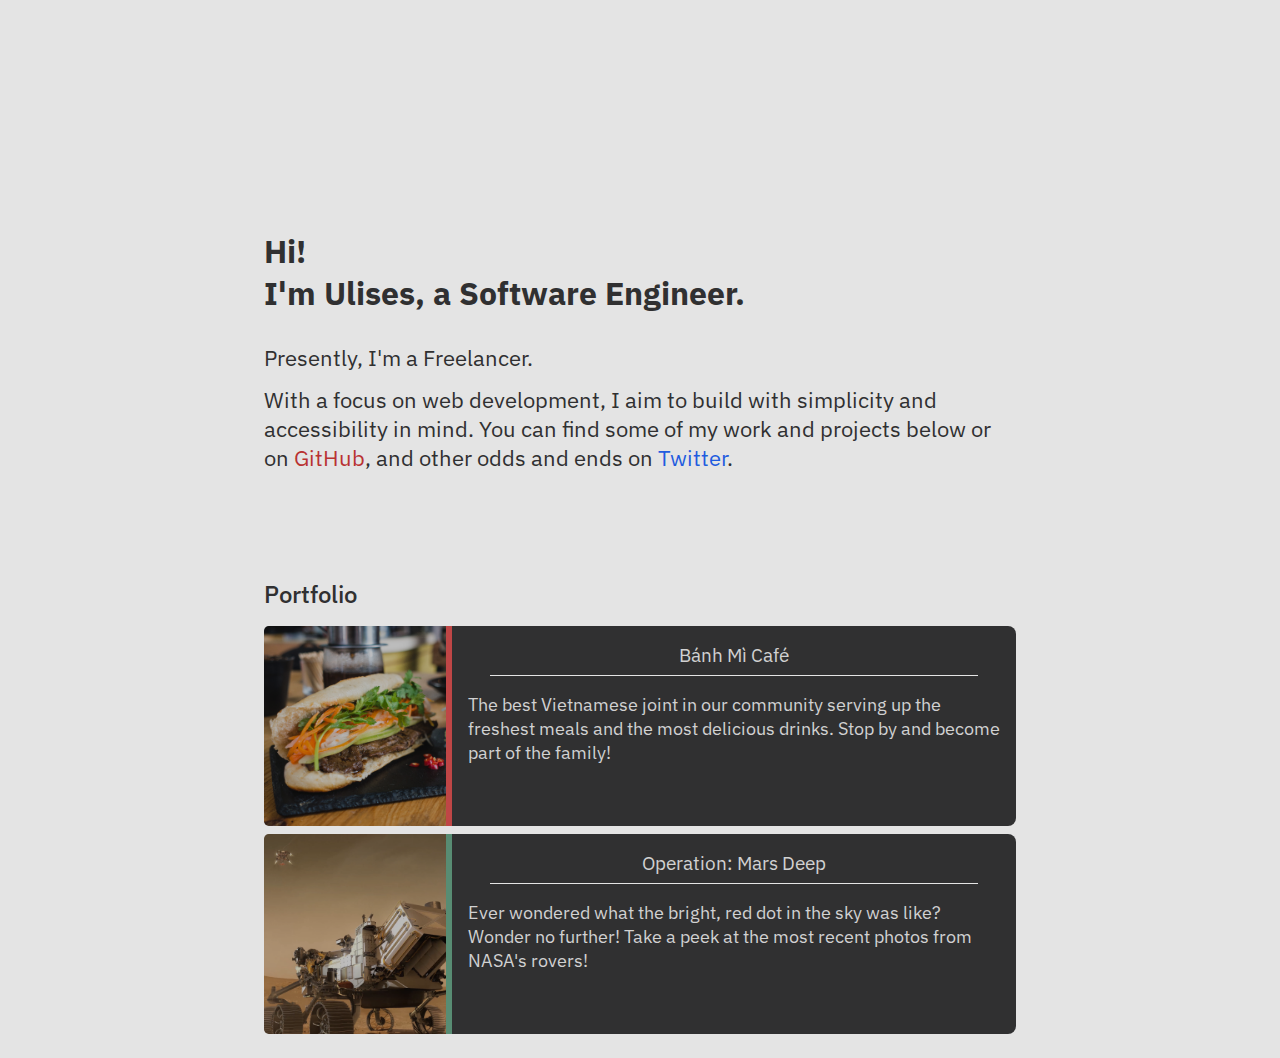
<file: index.html>
<!DOCTYPE html>
<html lang="en">
<head>
    <meta charset="UTF-8">
    <meta name="viewport" content="width=device-width, initial-scale=1.0">
    <meta name="description" content="A software engineer looking to contribute to a global product.">
    <link rel="apple-touch-icon" sizes="180x180" href="/apple-touch-icon.png">
    <link rel="icon" type="image/png" sizes="32x32" href="/favicon-32x32.png">
    <link rel="icon" type="image/png" sizes="16x16" href="/favicon-16x16.png">
    <link rel="manifest" href="/site.webmanifest">
    <link rel="stylesheet" href="css/reset.css">
    <link rel="preconnect" href="https://fonts.googleapis.com">
    <link rel="preconnect" href="https://fonts.gstatic.com" crossorigin>
    <link rel="stylesheet" href="https://fonts.googleapis.com/css2?family=IBM+Plex+Sans:wght@400;500;700&display=swap">
    <link rel="stylesheet" href="css/style.css">
    <title>Welcome!</title>
</head>
<body>
    <header></header>
    <main>
        <section class="profile">
            <h1>
                Hi! &NewLine; I'm Ulises, a Software Engineer.
            </h1>
            <p class="intro">
                Presently, I'm a Freelancer.
            </p>
            <p class="intro">
                With a focus on web development, I aim to build with simplicity and accessibility in mind. You can find some of my work and projects below or on <a href="https://github.com/ohmy0pia" class="gitHub" target="_blank" rel="noopener noreferrer">GitHub</a>, and other odds and ends on <a href="https://twitter.com/ohmy0pia" class="twitter" target="_blank" rel="noopener noreferrer">Twitter</a>.
            </p>
            <span class="contact"></span>
        </section>
        <section class="portfolio">
            <h2>
                Portfolio
            </h2>
            <section class="workList">
                <a href="https://banh-mi-cafe.netlify.app/" class="links" target="_blank" rel="noopener noreferrer">
                <section class="workItems" id="banhMi">
                    <div class="workImage"></div>
                    <h3>Bánh Mì Café</h3>
                    <p>
                        The best Vietnamese joint in our community serving up the freshest meals and the most delicious drinks. Stop by and become part of the family!
                    </p>
                </section>
                </a>
                <a href="https://mars-deep.netlify.app/" class="links" target="_blank" rel="noopener noreferrer">
                <section class="workItems" id="marsDeep">
                    <div class="workImage"></div>
                    <h3>Operation: Mars Deep</h3>
                    <p>
                        Ever wondered what the bright, red dot in the sky was like? Wonder no further! Take a peek at the most recent photos from NASA's rovers!
                    </p>
                </section>
                </a>
            </section>
        </section>
    </main>
    <footer class="credits">

    </footer>
    <script src="js/main.js"></script>
</body>
</html>
</file>
<file: css/style.css>
/* Box model */
* {
    box-sizing: border-box;
}


/*********************/
/* Base styles */
/*********************/

body {
    font: 62.5% 'IBM Plex Sans', sans-serif;
    color: #303031;
    background: #e4e4e4;
}

main {
    margin: 20vh auto 0 auto;
}

h1 {
    font-size: 2rem;
    font-weight: 700;
    padding-bottom: 1rem;
    white-space: pre-line;
}

h2 {
    font-size: 1.5rem;
    font-weight: 500;
}

h3 {
    width: 70%;
    margin: 0 auto;
    font-size: 1.2rem;
    text-align: center;
    padding-top: 1rem;
    padding-bottom: .5rem;
    border-bottom: 1px solid #e4e4e4;
}
p {
    font-size: 1.4rem;
    font-weight: 400;
}


/*********************/
/* Additional styles */
/*********************/

.profile, 
.portfolio, 
.credits {
    max-width: 768px;
    margin: 0 auto;
    padding: .5rem;
}

.intro {
    padding-top: .8rem;
}

a.gitHub, 
a.twitter {
    text-decoration: none;
}

a.gitHub {
    color: rgb(185, 50, 50);
}

a.twitter {
    color: #1f5cdf;
}

a.links {
    color: inherit;
    text-decoration: none;
}

.portfolio{
    margin-top: 10vh;
}

.portfolio > h2 {
    margin-bottom: 1rem;
}

.workList {
    display: flex;
    flex-flow: column wrap;
    gap: .5rem;
}

.workItems {
    color: rgb(209, 209, 209);
    background: #303031;
    border-radius: .5rem;
    height: 200px;
    display: flex;
    flex-flow: column nowrap;
}

.workImage {
    display: none;
}

.workItems > p {
    font-size: 1.15rem;
    padding: 1rem;
}

#banhMi {
    border-left: .3rem solid #FF5D5D;
}

#marsDeep {
    border-left: .3rem solid #76BA99;
}

@media (min-width: 678px){
    h3 {
        width: 65%;
    }
    .workList {
        flex-flow: column nowrap;
    }
    .workItems {
        flex-wrap: wrap;
        transition: all .2s ease-in-out;
    }
    .workImage {
        display: block;
        background-size: cover;
        border-radius: .3rem 0 0 .3rem;
        width: 25%;
        height: 100%;
        filter: brightness(75%);
        transition: all .2s ease-in-out;
    }
    #banhMi, #marsDeep {
        border-left: none;
    }
    #banhMi .workImage {
        background-image: url('assets/banhmi.jpg');
        background-position: -1.5rem 0;
        background-repeat: no-repeat;
        border-right: .4rem solid #FF5D5D;
    }
    #marsDeep .workImage {
        background-image: url('assets/210126132850-mars-landing-rover-animation.jpg');
        background-position: -8rem 0;
        background-repeat: no-repeat;
        border-right: .4rem solid #76BA99;
    }
    .workItems:hover {
        box-shadow: -5px 5px 10px rgba(0, 0, 0, 0.35);
        background-color: #222222d5;
        background-blend-mode: multiply;
        transform: translate(5px, -5px);
    }
    .workItems:hover .workImage {
        filter: brightness(85%);
    }
    .workItems > p {
        width: 75%;
        white-space: wrap;
    }
}

@media (min-width: 1921px){
    .profile, 
    .portfolio, 
    .credits {
        max-width: 1000px;
    }
    #marsDeep .workImage {
        background-position: -7rem 0;
    }
    h1 {
        font-size: 3rem;
    }
    h2 {
        font-size: 2.5rem;
    }
    h3 {
        font-size: 2.2rem;
    }
    p {
        font-size: 2.4rem;
    }
    .workItems > h3 {
        font-size: 2rem;
    }
    .workItems > p {
        font-size: 1.4rem;
    }
}

@media (prefers-color-scheme: dark){
    body {
        color: rgb(209, 209, 209);
        background: #303031;
    }
    h3 {
        border-bottom: 1px solid #404041;
    }
    a.gitHub {
        color: rgb(255, 102, 102);
    }
    a.twitter {
        color: #1da1f2;
    } 
    .workItems {
        background: #222222;
    }
    @media (min-width: 768px){
        .workItems:hover {
            box-shadow: -5px 5px 10px rgba(0, 0, 0, 0.50);
            background: #22222280;
        }
    }
}
</file>
